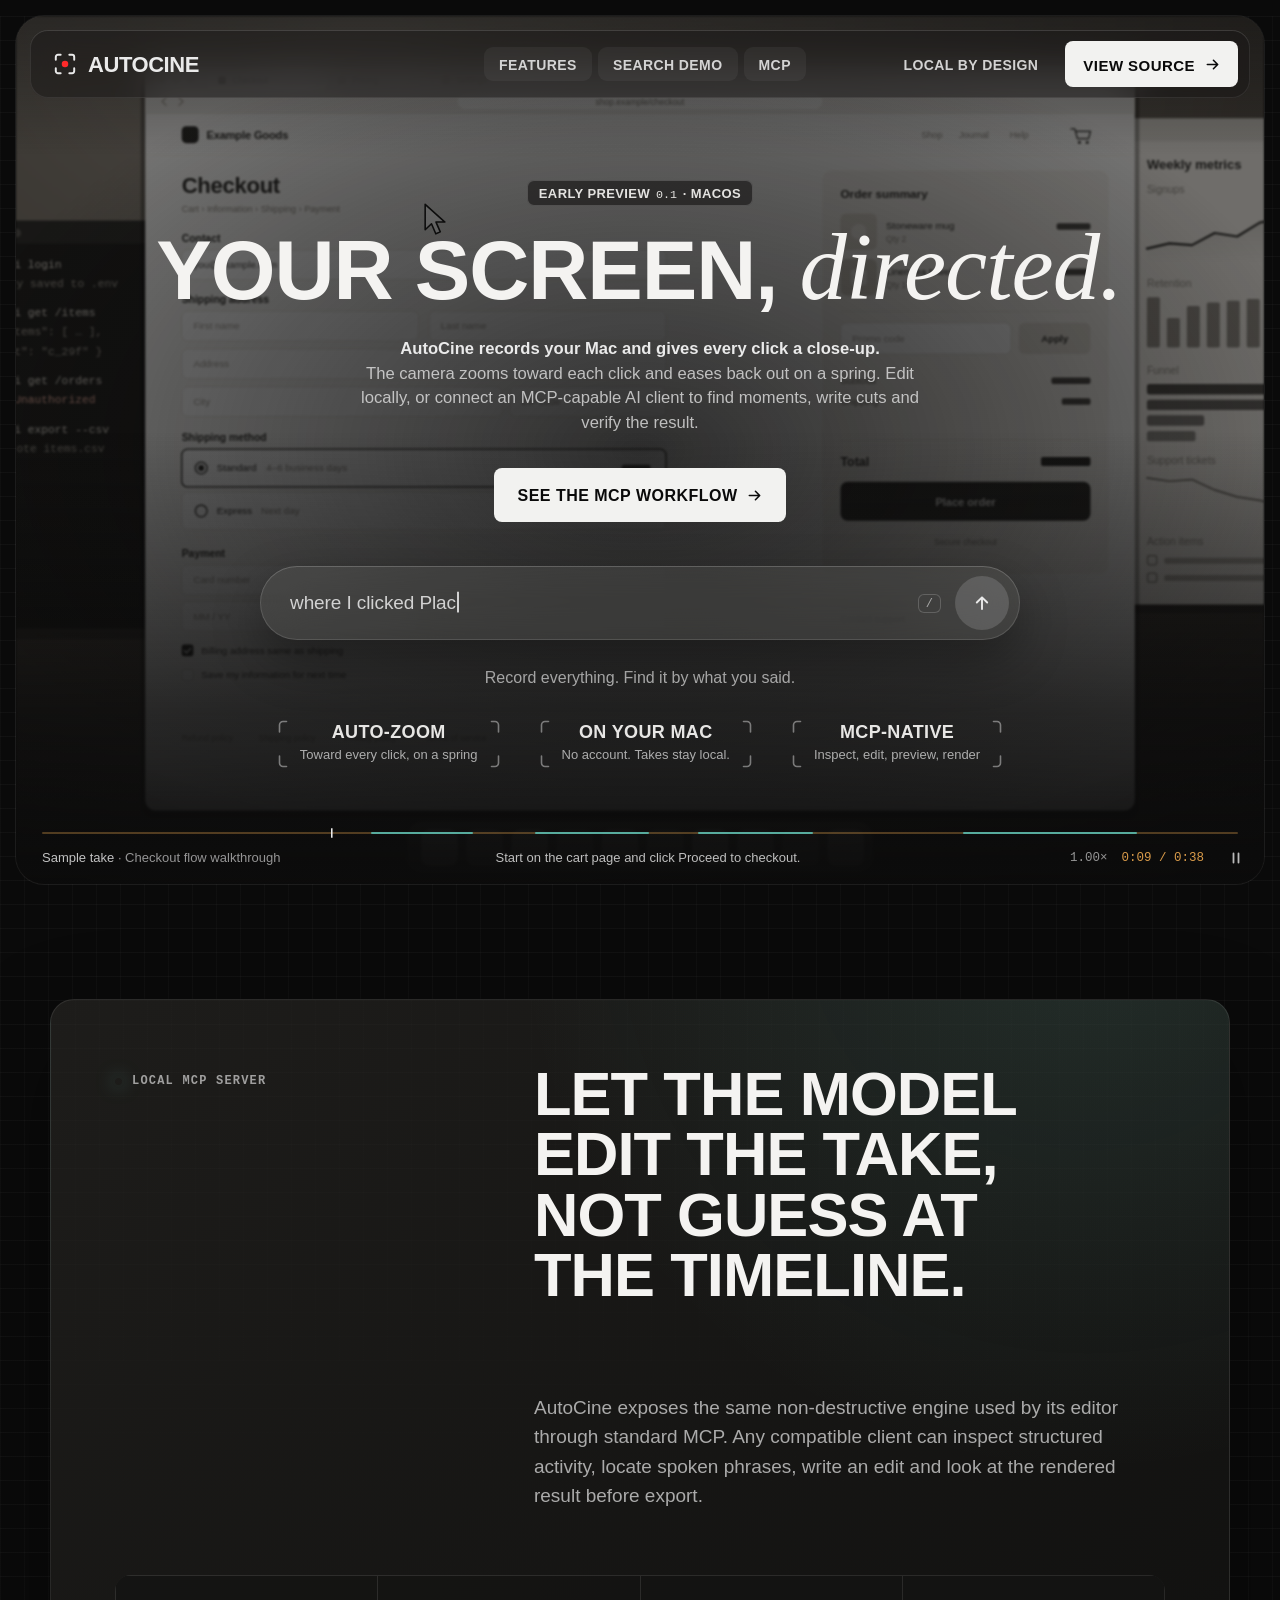
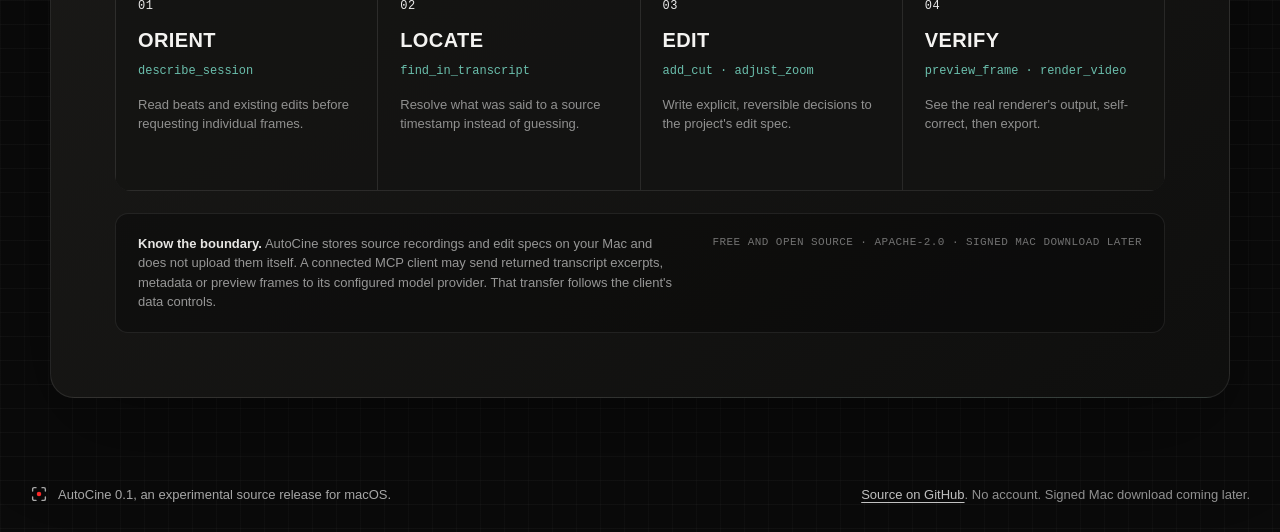
<file: site/index.html>
<!doctype html>
<html lang="en">
<head>
  <meta charset="utf-8">
  <meta name="viewport" content="width=device-width, initial-scale=1, viewport-fit=cover">
  <title>AutoCine: an MCP-native screen recorder for macOS</title>
  <meta name="description" content="AutoCine records your Mac and turns clicks into camera moves. Edit locally or connect an MCP-capable AI client to locate moments, write edits, preview frames and render.">
  <meta name="theme-color" content="#0a0a0a">
  <meta name="color-scheme" content="dark">
  <meta property="og:type" content="website">
  <meta property="og:site_name" content="AutoCine">
  <meta property="og:title" content="AutoCine: your screen, directed">
  <meta property="og:description" content="An experimental macOS screen recorder with click-driven camera moves, non-destructive edits and a local MCP server.">
  <!-- TODO(hero-video): add og:image (an ABSOLUTE url) once media/hero-poster.jpg exists and the site has a domain. -->
  <meta name="twitter:card" content="summary">
  <link rel="icon" href="data:image/svg+xml,%3Csvg xmlns='http://www.w3.org/2000/svg' viewBox='0 0 24 24' fill='none'%3E%3Cg stroke='%23eaeaea' stroke-width='1.8' stroke-linecap='round' stroke-linejoin='round'%3E%3Cpath d='M3.5 8V5.5a2 2 0 012-2H8'/%3E%3Cpath d='M16 3.5h2.5a2 2 0 012 2V8'/%3E%3Cpath d='M20.5 16v2.5a2 2 0 01-2 2H16'/%3E%3Cpath d='M8 20.5H5.5a2 2 0 01-2-2V16'/%3E%3C/g%3E%3Ccircle cx='12' cy='12' r='3' fill='%23ff2a2a'/%3E%3C/svg%3E">
  <!-- System fonts keep the public preview independent of third-party requests. -->
  <link rel="stylesheet" href="styles.css">
</head>
<body>
  <a class="skip-link" href="#search-input">Skip to the search</a>

  <div class="frame" id="top">
    <!-- ================= background: a take being filmed =================
         .camera is the virtual camera: main.js moves it with springs. It
         can hold a real hero video and, under it, the placeholder "screen".
         The placeholder is the complete public default. Add the documented
         poster and source attributes only when those media files exist. -->
    <div class="stage" id="stage" aria-hidden="true">
      <div class="camera" id="camera">
        <svg class="placeholder" id="placeholder" viewBox="0 0 1600 1000" preserveAspectRatio="xMidYMid slice" focusable="false" font-family="-apple-system, BlinkMacSystemFont, 'Helvetica Neue', Arial, sans-serif">
          <defs>
            <radialGradient id="ph-wall" cx="0.3" cy="0.02" r="1.15">
              <stop offset="0" stop-color="#9b9387"/>
              <stop offset="0.55" stop-color="#5d564d"/>
              <stop offset="1" stop-color="#2e2a26"/>
            </radialGradient>
            <linearGradient id="ph-area" x1="0" y1="0" x2="0" y2="1">
              <stop offset="0" stop-color="#2a2926" stop-opacity=".16"/>
              <stop offset="1" stop-color="#2a2926" stop-opacity="0"/>
            </linearGradient>
          </defs>

          <!-- the desktop -->
          <rect width="1600" height="1000" fill="url(#ph-wall)"/>
          <path d="M-40 700C260 560 640 800 1040 640S1560 520 1660 590V1040H-40z" fill="#0d0c0b" fill-opacity=".16"/>
          <!-- no menu bar: the page's floating nav sits where it would be,
               and a sliver of one above the nav read as stray marks -->

          <!-- a terminal, behind (the API quickstart take) -->
          <rect x="24" y="246" width="384" height="472" rx="14" fill="#000" fill-opacity=".3"/>
          <rect x="30" y="236" width="372" height="470" rx="12" fill="#1c1b19"/>
          <path d="M30 248a12 12 0 0 1 12-12h348a12 12 0 0 1 12 12v14H30z" fill="#2a2926"/>
          <g fill="#55524d"><circle cx="48" cy="250" r="5"/><circle cx="65" cy="250" r="5"/><circle cx="82" cy="250" r="5"/></g>
          <g font-family="ui-monospace, 'SF Mono', Menlo, monospace" font-size="13" fill="#d9d3c9">
            <text x="48" y="290">$ api login</text>
            <text x="48" y="346">$ api get /items</text>
            <text x="48" y="424">$ api get /orders</text>
            <text x="48" y="480">$ api export --csv</text>
            <text x="48" y="536">$</text>
          </g>
          <g font-family="ui-monospace, 'SF Mono', Menlo, monospace" font-size="13" fill="#9d978d">
            <text x="48" y="312">✓ key saved to .env</text>
            <text x="48" y="368">{ "items": [ … ],</text>
            <text x="48" y="390">  "next": "c_29f" }</text>
            <text x="48" y="502">✓ wrote items.csv</text>
          </g>
          <text x="48" y="446" font-family="ui-monospace, 'SF Mono', Menlo, monospace" font-size="13" fill="#e2a695">401 Unauthorized</text>
          <rect x="64" y="526" width="8" height="13" fill="#d9d3c9"/>

          <!-- a metrics window, behind (the weekly metrics take): one region
               per thing that take talks about, so a pick can frame it -->
          <rect x="1328" y="128" width="264" height="560" rx="14" fill="#000" fill-opacity=".28"/>
          <rect x="1334" y="118" width="252" height="560" rx="12" fill="#ebe7e0"/>
          <path d="M1334 130a12 12 0 0 1 12-12h228a12 12 0 0 1 12 12v14h-252z" fill="#dcd8d0"/>
          <text x="1384" y="176" font-size="15" font-weight="650" fill="#2a2926">Weekly metrics</text>
          <g font-size="12" fill="#8e8981">
            <text x="1384" y="204">Signups</text>
            <text x="1384" y="312">Retention</text>
            <text x="1384" y="412">Funnel</text>
            <text x="1384" y="516">Support tickets</text>
            <text x="1384" y="610">Action items</text>
          </g>
          <path d="M1384 268 1410 262 1436 264 1462 250 1488 254 1514 238 1540 232 1566 218V284H1384z" fill="url(#ph-area)"/>
          <polyline points="1384,268 1410,262 1436,264 1462,250 1488,254 1514,238 1540,232 1566,218" fill="none" stroke="#2a2926" stroke-width="2.5" stroke-linejoin="round" stroke-linecap="round"/>
          <circle cx="1566" cy="218" r="4" fill="#2a2926"/>
          <g fill="#8e8981">
            <rect x="1384" y="324" width="15" height="58" rx="2"/><rect x="1407" y="348" width="15" height="34" rx="2"/>
            <rect x="1430" y="334" width="15" height="48" rx="2"/><rect x="1453" y="330" width="15" height="52" rx="2"/>
            <rect x="1476" y="328" width="15" height="54" rx="2"/><rect x="1499" y="326" width="15" height="56" rx="2"/>
            <rect x="1522" y="325" width="15" height="57" rx="2"/><rect x="1545" y="324" width="15" height="58" rx="2"/>
          </g>
          <g fill="#4a4743">
            <rect x="1384" y="424" width="184" height="12" rx="3"/>
            <rect x="1384" y="442" width="150" height="12" rx="3" fill-opacity=".85"/>
            <rect x="1384" y="460" width="66" height="12" rx="3" fill-opacity=".7"/>
            <rect x="1384" y="478" width="56" height="12" rx="3" fill-opacity=".6"/>
          </g>
          <polyline points="1384,532 1410,536 1436,534 1462,546 1488,554 1514,558 1540,566 1566,570" fill="none" stroke="#76716a" stroke-width="2" stroke-linejoin="round" stroke-linecap="round"/>
          <g fill="none" stroke="#8e8981" stroke-width="1.5"><rect x="1384.75" y="621.75" width="10.5" height="10.5" rx="2.5"/><rect x="1384.75" y="641.75" width="10.5" height="10.5" rx="2.5"/></g>
          <g fill="#b0aba3"><rect x="1404" y="624" width="150" height="7" rx="2"/><rect x="1404" y="644" width="118" height="7" rx="2"/></g>

          <!-- the browser, mid-checkout (the featured take). Drawn in page
               units (1520 wide) and placed on the desktop at 75%. -->
          <g transform="translate(200 28) scale(.75)">
            <rect x="33" y="50" width="1534" height="1145" rx="19" fill="#000" fill-opacity=".32"/>
            <rect x="40" y="40" width="1520" height="1143" rx="16" fill="#f7f6f3"/>
            <path d="M40 56a16 16 0 0 1 16-16h1488a16 16 0 0 1 16 16v56H40z" fill="#e8e5e0"/>
            <g fill="#cbc6be"><circle cx="66" cy="60" r="6.5"/><circle cx="88" cy="60" r="6.5"/><circle cx="110" cy="60" r="6.5"/></g>
            <!-- tabs -->
            <rect x="136" y="46" width="184" height="30" rx="8" fill="#f7f6f3"/>
            <rect x="152" y="55" width="12" height="12" rx="3" fill="#2a2926"/>
            <text x="174" y="66" font-size="13" fill="#3a3733">Checkout</text>
            <rect x="336" y="55" width="12" height="12" rx="3" fill="#b8b2a9"/>
            <text x="358" y="66" font-size="13" fill="#857f77">Pricing</text>
            <line x1="480.5" y1="52" x2="480.5" y2="70" stroke="#d2cdc5"/>
            <rect x="496" y="55" width="12" height="12" rx="3" fill="#b8b2a9"/>
            <text x="518" y="66" font-size="13" fill="#857f77">Settings</text>
            <!-- toolbar -->
            <g fill="none" stroke="#a39e96" stroke-width="2" stroke-linecap="round" stroke-linejoin="round"><path d="M72 88l-6 6 6 6"/><path d="M92 88l6 6-6 6"/></g>
            <rect x="520" y="82" width="560" height="24" rx="12" fill="#f7f6f3"/>
            <text x="800" y="99" text-anchor="middle" font-size="13" fill="#7c776f">shop.example/checkout</text>
            <line x1="40" y1="112.5" x2="1560" y2="112.5" stroke="#dcd8d1"/>

            <!-- site header -->
            <rect x="96" y="132" width="26" height="26" rx="7" fill="#2a2926"/>
            <text x="134" y="151" font-size="17" font-weight="650" fill="#2a2926" letter-spacing="-.2">Example Goods</text>
            <g font-size="14" fill="#8e8981"><text x="1232" y="150">Shop</text><text x="1290" y="150">Journal</text><text x="1368" y="150">Help</text></g>
            <path d="M1462 136h6l4 15h17l3-11h-22" fill="none" stroke="#2a2926" stroke-width="2" stroke-linecap="round" stroke-linejoin="round"/>
            <g fill="#2a2926"><circle cx="1475" cy="157" r="2.2"/><circle cx="1487" cy="157" r="2.2"/></g>
            <line x1="40" y1="176.5" x2="1560" y2="176.5" stroke="#e5e1da"/>

            <!-- left column: the form -->
            <text x="96" y="234" font-size="34" font-weight="650" fill="#2a2926" letter-spacing="-.5">Checkout</text>
            <text x="96" y="264" font-size="14" fill="#8e8981">Cart  ›  Information  ›  Shipping  ›  Payment</text>
            <text x="96" y="310" font-size="16" font-weight="600" fill="#2a2926">Contact</text>
            <rect x="96" y="322" width="744" height="46" rx="9" fill="#fff" stroke="#dcd7cf"/>
            <text x="114" y="350" font-size="15" fill="#4a4743">you@example.com</text>
            <text x="96" y="404" font-size="16" font-weight="600" fill="#2a2926">Shipping address</text>
            <!-- empty until the take's autofill beat; main.js toggles the tint + text -->
            <g id="ph-addr" fill="#fff" stroke="#dcd7cf">
              <rect x="96" y="416" width="364" height="46" rx="9"/><rect x="476" y="416" width="364" height="46" rx="9"/>
              <rect x="96" y="474" width="744" height="46" rx="9"/>
              <rect x="96" y="532" width="492" height="46" rx="9"/><rect x="600" y="532" width="240" height="46" rx="9"/>
            </g>
            <g id="ph-addr-hint" font-size="15" fill="#a39e96">
              <text x="114" y="444">First name</text><text x="494" y="444">Last name</text>
              <text x="114" y="502">Address</text>
              <text x="114" y="560">City</text><text x="618" y="560">ZIP code</text>
            </g>
            <g id="ph-addr-text" font-size="15" fill="#4a4743" opacity="0">
              <text x="114" y="444">Sam</text><text x="494" y="444">Sample</text>
              <text x="114" y="502">1 Example Street</text>
              <text x="114" y="560">Anytown</text><text x="618" y="560">00000</text>
            </g>
            <text x="96" y="616" font-size="16" font-weight="600" fill="#2a2926">Shipping method</text>
            <rect id="ph-opt-std" x="96" y="628" width="744" height="58" rx="9" fill="#fff" stroke="#2a2926" stroke-width="2"/>
            <circle cx="126" cy="657" r="9" fill="none" stroke="#2a2926" stroke-width="2"/>
            <circle id="ph-dot-std" cx="126" cy="657" r="4.5" fill="#2a2926"/>
            <text x="150" y="662" font-size="15" fill="#2a2926">Standard</text>
            <text x="226" y="662" font-size="15" fill="#8e8981">4–6 business days</text>
            <rect x="772" y="652" width="44" height="10" rx="3" fill="#4a4743"/>
            <rect id="ph-opt-exp" x="96" y="694" width="744" height="58" rx="9" fill="#fff" stroke="#dcd7cf" stroke-width="1"/>
            <circle cx="126" cy="723" r="9" fill="none" stroke="#2a2926" stroke-width="2"/>
            <circle id="ph-dot-exp" cx="126" cy="723" r="4.5" fill="#2a2926" opacity="0"/>
            <text x="150" y="728" font-size="15" fill="#2a2926">Express</text>
            <text x="218" y="728" font-size="15" fill="#8e8981">Next day</text>
            <rect x="766" y="718" width="50" height="10" rx="3" fill="#4a4743"/>
            <text x="96" y="794" font-size="16" font-weight="600" fill="#2a2926">Payment</text>
            <g fill="#fff" stroke="#dcd7cf">
              <rect x="96" y="806" width="744" height="46" rx="9"/>
              <rect x="96" y="862" width="364" height="46" rx="9"/><rect x="476" y="862" width="364" height="46" rx="9"/>
            </g>
            <g id="ph-card-empty" font-size="15" fill="#a39e96">
              <text x="114" y="834">Card number</text><text x="114" y="890">MM / YY</text><text x="494" y="890">CVC</text>
            </g>
            <g id="ph-card-full" font-size="15" fill="#4a4743" letter-spacing="2" opacity="0">
              <text x="114" y="835">••••  ••••  ••••  ••••</text><text x="114" y="891">•• / ••</text><text x="494" y="891">•••</text>
            </g>
            <rect x="96" y="928" width="18" height="18" rx="4" fill="#2a2926"/>
            <path d="M100 937.5l3.4 3.4 6.4-6.8" fill="none" stroke="#fff" stroke-width="2" stroke-linecap="round" stroke-linejoin="round"/>
            <text x="126" y="942" font-size="15" fill="#4a4743">Billing address same as shipping</text>
            <rect x="96.5" y="966.5" width="17" height="17" rx="4" fill="#fff" stroke="#cbc6be"/>
            <text x="126" y="980" font-size="15" fill="#4a4743">Save my information for next time</text>
            <line x1="96" y1="1034.5" x2="1492" y2="1034.5" stroke="#e5e1da"/>
            <g font-size="13" fill="#a39e96"><text x="96" y="1076">Refund policy</text><text x="214" y="1076">Shipping policy</text><text x="346" y="1076">Privacy policy</text><text x="470" y="1076">Terms of service</text></g>

            <!-- right column: order summary (two items, so "Place order" sits
                 clear of the prompt bar at common laptop sizes) -->
            <rect x="1080" y="200" width="440" height="620" rx="14" fill="#efece6"/>
            <text x="1108" y="242" font-size="18" font-weight="600" fill="#2a2926">Order summary</text>
            <rect x="1108" y="266" width="56" height="56" rx="9" fill="#d9d3c9"/>
            <rect x="1108" y="336" width="56" height="56" rx="9" fill="#cbc5ba"/>
            <g fill="#f4f1ec" fill-opacity=".7"><circle cx="1136" cy="294" r="12"/><rect x="1124" y="352" width="24" height="24" rx="4"/></g>
            <g font-size="15" fill="#2a2926"><text x="1178" y="290">Stoneware mug</text><text x="1178" y="360">Linen tea towel</text></g>
            <g font-size="13" fill="#8e8981"><text x="1178" y="310">Qty 2</text><text x="1178" y="380">Qty 1</text></g>
            <g fill="#4a4743"><rect x="1440" y="281" width="52" height="10" rx="3"/><rect x="1444" y="351" width="48" height="10" rx="3"/></g>
            <line x1="1108" y1="416.5" x2="1492" y2="416.5" stroke="#dcd7cf"/>
            <rect x="1108" y="434" width="262" height="48" rx="9" fill="#fff" stroke="#d6d1c9"/>
            <text id="ph-promo-ph" x="1126" y="464" font-size="15" fill="#a39e96">Promo code</text>
            <text id="ph-promo-val" x="1126" y="464" font-size="15" fill="#2a2926" letter-spacing="1"></text>
            <rect x="1382" y="434" width="110" height="48" rx="9" fill="#dcd7cf"/>
            <text x="1437" y="464" font-size="15" font-weight="600" fill="#2a2926" text-anchor="middle">Apply</text>
            <g font-size="15" fill="#76716a"><text x="1108" y="528">Subtotal</text><text x="1108" y="560">Shipping</text></g>
            <rect x="1432" y="518" width="60" height="10" rx="3" fill="#4a4743"/>
            <rect id="ph-ship" x="1448" y="550" width="44" height="10" rx="3" fill="#4a4743"/>
            <g id="ph-discount" opacity="0" font-size="15"><text x="1108" y="592" fill="#76716a">Discount · SPRING15</text><rect x="1438" y="582" width="54" height="10" rx="3" fill="#4a4743"/></g>
            <line x1="1108" y1="614.5" x2="1492" y2="614.5" stroke="#dcd7cf"/>
            <text x="1108" y="654" font-size="19" font-weight="650" fill="#2a2926">Total</text>
            <rect id="ph-total" x="1416" y="640" width="76" height="14" rx="3" fill="#2a2926"/>
            <rect id="ph-place" x="1108" y="678" width="384" height="60" rx="11" fill="#2a2926"/>
            <text id="ph-place-label" x="1300" y="715" font-size="17" font-weight="600" fill="#f7f6f3" text-anchor="middle">Place order</text>
            <g id="ph-placed-label" opacity="0">
              <path d="M1236 708l6 6 12-13" fill="none" stroke="#f7f6f3" stroke-width="2.4" stroke-linecap="round" stroke-linejoin="round"/>
              <text x="1264" y="715" font-size="17" font-weight="600" fill="#f7f6f3">Order placed</text>
            </g>
            <text id="ph-note" x="1300" y="776" font-size="13" fill="#8e8981" text-anchor="middle">Secure checkout</text>
            <text id="ph-note-done" x="1300" y="776" font-size="14" fill="#2a2926" text-anchor="middle" opacity="0">Order #1042 · arrives in 2 days</text>
            <text x="1108" y="870" font-size="14" fill="#8e8981">Questions about your order?</text>
            <text x="1108" y="894" font-size="14" fill="#2a2926">Contact support</text>
          </g>

          <!-- dock -->
          <rect x="532" y="928" width="536" height="60" rx="18" fill="#f1ede7" fill-opacity=".2"/>
          <g fill="#f1ede7">
            <rect x="548" y="937" width="42" height="42" rx="10" fill-opacity=".62"/><rect x="600" y="937" width="42" height="42" rx="10" fill-opacity=".4"/>
            <rect x="652" y="937" width="42" height="42" rx="10" fill-opacity=".55"/><rect x="704" y="937" width="42" height="42" rx="10" fill-opacity=".3"/>
            <rect x="756" y="937" width="42" height="42" rx="10" fill-opacity=".5"/><rect x="808" y="937" width="42" height="42" rx="10" fill-opacity=".36"/>
            <rect x="860" y="937" width="42" height="42" rx="10" fill-opacity=".6"/><rect x="912" y="937" width="42" height="42" rx="10" fill-opacity=".42"/>
            <rect x="964" y="937" width="42" height="42" rx="10" fill-opacity=".26"/><rect x="1016" y="937" width="42" height="42" rx="10" fill-opacity=".48"/>
          </g>
        </svg>
        <!-- the recorded cursor + click ring: a sharp layer over the soft footage -->
        <svg class="placeholder placeholder-fx" id="placeholder-fx" viewBox="0 0 1600 1000" preserveAspectRatio="xMidYMid slice" focusable="false">
          <g id="ph-ring" opacity="0">
            <circle id="ph-ring-a" cx="0" cy="0" r="8" fill="none" stroke="#1d1c1a" stroke-width="3.5"/>
            <circle id="ph-ring-b" cx="0" cy="0" r="8" fill="none" stroke="#f7f6f3" stroke-width="1.5"/>
          </g>
          <g id="ph-cursor" transform="translate(620 405)">
            <path d="M0 0v22.5l5.6-5.3 3.8 8.9 4-1.7-3.8-8.7h7.9z" transform="scale(1.3)" fill="#fff" stroke="#111" stroke-width="1.4" stroke-linejoin="round"/>
          </g>
        </svg>
        <video class="stage-video" id="hero-video" autoplay muted loop playsinline preload="none" tabindex="-1" disableremoteplayback></video>
      </div>
      <div class="stage-cut" id="stage-cut"></div>
      <div class="stage-dim"></div>
      <div class="stage-hush"></div>
      <div class="reticle" id="reticle"><i class="c1"></i><i class="c2"></i><i class="c3"></i><i class="c4"></i><span class="reticle-z" id="reticle-z"></span></div>
      <div class="stage-scrim"></div>
    </div>

    <!-- ================= nav ================= -->
    <header class="site-header">
      <nav class="nav" aria-label="Primary">
        <a class="brand" href="#top" aria-label="AutoCine, back to top">
          <svg class="brand-mark" viewBox="0 0 24 24" fill="none" aria-hidden="true"><g stroke="currentColor" stroke-width="1.8" stroke-linecap="round" stroke-linejoin="round"><path d="M3.5 8V5.5a2 2 0 012-2H8"/><path d="M16 3.5h2.5a2 2 0 012 2V8"/><path d="M20.5 16v2.5a2 2 0 01-2 2H16"/><path d="M8 20.5H5.5a2 2 0 01-2-2V16"/></g><circle cx="12" cy="12" r="3" fill="#ff2a2a"/></svg>
          <span class="wordmark">AutoCine</span>
        </a>
        <ul class="nav-links">
          <li><a href="#features">Features</a></li>
          <li><a href="#search">Search demo</a></li>
          <li><a href="#mcp">MCP</a></li>
        </ul>
        <div class="nav-end">
          <a class="nav-text" href="#privacy">Local by design</a>
          <a class="btn btn-light btn-sm" href="https://github.com/mctatge/autocine">View source<svg class="arrow" viewBox="0 0 16 16" aria-hidden="true"><path d="M2.5 8h10.5M9 3.5 13.5 8 9 12.5" fill="none" stroke="currentColor" stroke-width="1.7" stroke-linecap="round" stroke-linejoin="round"/></svg></a>
        </div>
      </nav>
    </header>

    <!-- ================= hero ================= -->
    <main class="hero" id="main">
      <p class="badge step-back">Early preview <span class="badge-v">0.1</span> · macOS</p>

      <h1 class="headline step-back">Your screen, <em>directed.</em></h1>

      <p class="lede step-back">
        <strong>AutoCine records your Mac and gives every click a close-up.</strong>
        The camera zooms toward each click and eases back out on a spring. Edit locally, or connect an MCP-capable AI client to find moments, write cuts and verify the result.
      </p>

      <a class="btn btn-light btn-lg step-back" href="#mcp">See the MCP workflow<svg class="arrow" viewBox="0 0 16 16" aria-hidden="true"><path d="M2.5 8h10.5M9 3.5 13.5 8 9 12.5" fill="none" stroke="currentColor" stroke-width="1.7" stroke-linecap="round" stroke-linejoin="round"/></svg></a>

      <form class="search" id="search" role="search" autocomplete="off" novalidate>
        <label class="sr-only" for="search-input">Search a sample recording library by what was said</label>
        <div class="bar" id="bar">
          <input id="search-input" type="text" role="combobox" aria-autocomplete="list" aria-expanded="false" aria-controls="search-results" aria-describedby="search-help" autocomplete="off" autocapitalize="off" spellcheck="false" enterkeyhint="go" placeholder="Search a sample library by what was said">
          <span class="ghost" aria-hidden="true"><span class="ghost-text" id="ghost-text"></span><span class="caret"></span></span>
          <kbd class="slash-hint" aria-hidden="true" title="Press / to search">/</kbd>
          <button class="submit" type="submit" aria-label="Jump to the top result">
            <svg viewBox="0 0 20 20" aria-hidden="true"><path d="M10 16V4.5M4.8 9.5 10 4.3l5.2 5.2" fill="none" stroke="currentColor" stroke-width="1.9" stroke-linecap="round" stroke-linejoin="round"/></svg>
          </button>
        </div>
        <p class="sr-only" id="search-help">Searches five sample takes by their transcripts. Use the up and down arrows to move through results, Enter to jump to one.</p>
        <div class="results" id="results-panel" hidden>
          <ul class="results-list" id="search-results" role="listbox" aria-label="Matching moments"></ul>
          <div class="results-empty" id="results-empty" hidden></div>
          <div class="results-foot">
            <span>Sample library, 5 invented takes. Source recordings stay on your Mac.</span>
            <span class="results-keys" aria-hidden="true"><kbd>↑</kbd><kbd>↓</kbd> move <kbd>↵</kbd> jump</span>
          </div>
        </div>
      </form>

      <p class="tagline" id="tagline">
        <span class="tagline-text">Record everything. Find it by what you said.</span>
        <span class="tagline-cap" id="caption" aria-hidden="true"></span>
      </p>

      <ul class="marks step-back" id="features" aria-label="What it does">
        <li class="mark">
          <svg class="brk" viewBox="0 0 10 48" preserveAspectRatio="none" aria-hidden="true"><path d="M8.5 1.5H5A3.5 3.5 0 0 0 1.5 5v7M1.5 36v7A3.5 3.5 0 0 0 5 46.5h3.5" fill="none" stroke="currentColor" stroke-width="1.6" stroke-linecap="round" vector-effect="non-scaling-stroke"/></svg>
          <span class="mark-body"><span class="mark-title">Auto-zoom</span><span class="mark-sub"><span>Toward every click,</span> <span>on a spring</span></span></span>
          <svg class="brk brk-r" viewBox="0 0 10 48" preserveAspectRatio="none" aria-hidden="true"><path d="M8.5 1.5H5A3.5 3.5 0 0 0 1.5 5v7M1.5 36v7A3.5 3.5 0 0 0 5 46.5h3.5" fill="none" stroke="currentColor" stroke-width="1.6" stroke-linecap="round" vector-effect="non-scaling-stroke"/></svg>
        </li>
        <li class="mark">
          <svg class="brk" viewBox="0 0 10 48" preserveAspectRatio="none" aria-hidden="true"><path d="M8.5 1.5H5A3.5 3.5 0 0 0 1.5 5v7M1.5 36v7A3.5 3.5 0 0 0 5 46.5h3.5" fill="none" stroke="currentColor" stroke-width="1.6" stroke-linecap="round" vector-effect="non-scaling-stroke"/></svg>
          <span class="mark-body"><span class="mark-title">On your Mac</span><span class="mark-sub"><span>No account.</span> <span>Takes stay local.</span></span></span>
          <svg class="brk brk-r" viewBox="0 0 10 48" preserveAspectRatio="none" aria-hidden="true"><path d="M8.5 1.5H5A3.5 3.5 0 0 0 1.5 5v7M1.5 36v7A3.5 3.5 0 0 0 5 46.5h3.5" fill="none" stroke="currentColor" stroke-width="1.6" stroke-linecap="round" vector-effect="non-scaling-stroke"/></svg>
        </li>
        <li class="mark">
          <svg class="brk" viewBox="0 0 10 48" preserveAspectRatio="none" aria-hidden="true"><path d="M8.5 1.5H5A3.5 3.5 0 0 0 1.5 5v7M1.5 36v7A3.5 3.5 0 0 0 5 46.5h3.5" fill="none" stroke="currentColor" stroke-width="1.6" stroke-linecap="round" vector-effect="non-scaling-stroke"/></svg>
          <span class="mark-body"><span class="mark-title">MCP-native</span><span class="mark-sub"><span>Inspect, edit,</span> <span>preview, render</span></span></span>
          <svg class="brk brk-r" viewBox="0 0 10 48" preserveAspectRatio="none" aria-hidden="true"><path d="M8.5 1.5H5A3.5 3.5 0 0 0 1.5 5v7M1.5 36v7A3.5 3.5 0 0 0 5 46.5h3.5" fill="none" stroke="currentColor" stroke-width="1.6" stroke-linecap="round" vector-effect="non-scaling-stroke"/></svg>
        </li>
      </ul>

      <!-- the take playing behind the hero: an honest label, its clock, the
           camera's zoom plan, and a pause control (WCAG 2.2.2) -->
      <div class="slate" id="slate">
        <div class="lane" aria-hidden="true">
          <span class="lane-zooms" id="lane-zooms"></span>
          <span class="lane-track"><span class="lane-head" id="lane-head"><i></i></span></span>
        </div>
        <p class="slate-name" aria-hidden="true"><span class="slate-kind">Sample take</span><span class="slate-title"> · <span id="slate-title">Checkout flow walkthrough</span></span></p>
        <p class="slate-sub" id="slate-sub" aria-hidden="true"></p>
        <p class="slate-tc" aria-hidden="true"><span class="slate-z" id="slate-z" title="Camera zoom">1.00×</span><span id="slate-now">0:00</span> / <span id="slate-dur">0:38</span></p>
        <button class="motion" id="motion" type="button" aria-pressed="false" aria-label="Pause background motion" title="Pause background motion">
          <svg class="i-pause" viewBox="0 0 16 16" aria-hidden="true"><path d="M5.5 3.5v9M10.5 3.5v9" fill="none" stroke="currentColor" stroke-width="1.8" stroke-linecap="round"/></svg>
          <svg class="i-play" viewBox="0 0 16 16" aria-hidden="true"><path d="M5 3.3v9.4L12.6 8z" fill="currentColor"/></svg>
        </button>
      </div>
    </main>
  </div>

  <section class="mcp-section" id="mcp" aria-labelledby="mcp-title">
    <div class="mcp-intro">
      <p class="section-kicker"><span></span> Local MCP server</p>
      <h2 id="mcp-title">Let the model edit the take, not guess at the timeline.</h2>
      <p class="mcp-deck">
        AutoCine exposes the same non-destructive engine used by its editor
        through standard MCP. Any compatible client can inspect structured
        activity, locate spoken phrases, write an edit and look at the rendered
        result before export.
      </p>
    </div>

    <ol class="mcp-flow" aria-label="AI-assisted editing workflow">
      <li>
        <span class="step-no">01</span>
        <strong>Orient</strong>
        <code>describe_session</code>
        <p>Read beats and existing edits before requesting individual frames.</p>
      </li>
      <li>
        <span class="step-no">02</span>
        <strong>Locate</strong>
        <code>find_in_transcript</code>
        <p>Resolve what was said to a source timestamp instead of guessing.</p>
      </li>
      <li>
        <span class="step-no">03</span>
        <strong>Edit</strong>
        <code>add_cut · adjust_zoom</code>
        <p>Write explicit, reversible decisions to the project's edit spec.</p>
      </li>
      <li>
        <span class="step-no">04</span>
        <strong>Verify</strong>
        <code>preview_frame · render_video</code>
        <p>See the real renderer's output, self-correct, then export.</p>
      </li>
    </ol>

    <div class="mcp-boundary" id="privacy">
      <p>
        <strong>Know the boundary.</strong> AutoCine stores source recordings
        and edit specs on your Mac and does not upload them itself. A connected
        MCP client may send returned transcript excerpts, metadata or preview
        frames to its configured model provider. That transfer follows the
        client's data controls.
      </p>
      <p class="mcp-status">
        Free and open source · Apache-2.0 · signed Mac download later
      </p>
    </div>
  </section>

  <footer class="site-footer">
    <p class="foot-brand" id="early-preview">
      <svg class="brand-mark" viewBox="0 0 24 24" fill="none" aria-hidden="true"><g stroke="currentColor" stroke-width="1.8" stroke-linecap="round" stroke-linejoin="round"><path d="M3.5 8V5.5a2 2 0 012-2H8"/><path d="M16 3.5h2.5a2 2 0 012 2V8"/><path d="M20.5 16v2.5a2 2 0 01-2 2H16"/><path d="M8 20.5H5.5a2 2 0 01-2-2V16"/></g><circle cx="12" cy="12" r="3" fill="#ff2a2a"/></svg>
      <span>AutoCine 0.1, an experimental source release for macOS.</span>
    </p>
    <p class="foot-note"><a href="https://github.com/mctatge/autocine">Source on GitHub</a>. No account. Signed Mac download coming later.</p>
  </footer>

  <p class="sr-only" id="announce" role="status" aria-live="polite"></p>

  <script src="demo-library.js"></script>
  <script src="main.js"></script>
</body>
</html>
</file>
<file: site/styles.css>
/* AutoCine landing hero.
   Tokens mirror studio_web/ui.css (the app). Hues are semantic and appear
   nowhere else:
     teal   --cam   the camera (zoom reticle, zoom readout, zoom ranges)
     orange --clip  the footage (timecodes, the footage lane)
     red    --rec   the recording signal (the logo's dot, nothing else)
   The page is dark; there is no light theme on purpose. */

:root {
  color-scheme: dark;

  --bg: #0a0a0a;
  --surface-1: #101010;
  --surface-2: #171717;
  --surface-3: #202020;

  --line: rgba(234, 234, 234, 0.12);
  --line-strong: rgba(234, 234, 234, 0.28);

  --text: #eaeaea;
  --text-2: rgba(234, 234, 234, 0.68);
  --text-3: rgba(234, 234, 234, 0.46);
  --text-small: rgba(234, 234, 234, 0.62); /* smallest text on #0a0a0a-#101010: >= 4.5:1 */

  --cam: #59c7bd;
  --cam-bright: #85eee5;
  --clip: #d99b4a;
  --rec: #ff2a2a;

  --paper: #f2f2f0; /* the white CTA */

  --font: -apple-system, BlinkMacSystemFont, "SF Pro Text", "Segoe UI", Roboto, "Helvetica Neue", Arial, sans-serif;
  --mono: ui-monospace, "SF Mono", Menlo, Consolas, "Liberation Mono", monospace;
  --display: "DIN Alternate", "DIN Next", Bahnschrift, "Roboto Condensed", "Arial Narrow", sans-serif;
  --serif: "Bodoni 72", Didot, "Bodoni MT", "Times New Roman", serif;

  --inset: 16px;       /* page margin around the hero card */
  --r-hero: 28px;
  --slate-h: 52px;     /* the take slate pinned to the card's bottom */
  --spring: cubic-bezier(0.22, 1, 0.36, 1);
  --dof: 1.15px;       /* the footage's depth of field at rest (rack focus on a pick) */
}

* { box-sizing: border-box; }
[hidden] { display: none !important; }

html {
  background: var(--bg);
  -webkit-text-size-adjust: 100%;
  text-size-adjust: 100%;
}

body {
  margin: 0;
  min-width: 320px;
  overflow-x: hidden;
  background-color: var(--bg);
  /* the app's telemetry grid, only visible in the page margin + footer */
  background-image:
    linear-gradient(rgba(234, 234, 234, 0.03) 1px, transparent 1px),
    linear-gradient(90deg, rgba(234, 234, 234, 0.022) 1px, transparent 1px);
  background-size: 24px 24px;
  color: var(--text);
  font-family: var(--font);
  font-size: 16px;
  line-height: 1.5;
  -webkit-font-smoothing: antialiased;
  -moz-osx-font-smoothing: grayscale;
}

h1, p, ul { margin: 0; }
a { color: inherit; }

.sr-only {
  position: absolute !important;
  width: 1px; height: 1px;
  padding: 0; margin: -1px;
  overflow: hidden; clip: rect(0 0 0 0);
  white-space: nowrap; border: 0;
}

.skip-link {
  position: absolute;
  left: 24px; top: -60px;
  z-index: 100;
  padding: 10px 14px;
  border-radius: 8px;
  background: var(--paper);
  color: #0a0a0a;
  font-weight: 600;
  text-decoration: none;
}
.skip-link:focus { top: 24px; }

:focus-visible {
  outline: 2px solid var(--text);
  outline-offset: 3px;
}

/* =================================================================
   the hero card
   ================================================================= */
.frame {
  position: relative;
  isolation: isolate;
  display: flex;
  flex-direction: column;
  margin: var(--inset);
  min-height: calc(100vh - 2 * var(--inset));
  min-height: calc(100svh - 2 * var(--inset));
  border-radius: var(--r-hero);
  background: #121110;
  box-shadow: 0 0 0 1px rgba(234, 234, 234, 0.08);
}

/* ---- background stage (the ONLY clipped layer: the results panel must
        never be clipped by the card) ---- */
.stage {
  position: absolute;
  inset: 0;
  z-index: 0;
  overflow: hidden;
  border-radius: inherit;
  background: #161513;
  pointer-events: none;
}

.camera {
  position: absolute;
  inset: 0;
  transform-origin: 0 0;
  will-change: transform;
}

.placeholder,
.stage-video {
  position: absolute;
  inset: 0;
  width: 100%;
  height: 100%;
  display: block;
}

/* The footage sits a touch soft (depth of field) so it reads as footage
   and stays calm behind the copy; a pick racks focus sharp. The cursor
   layer above it is always sharp. Filter changes run on the compositor. */
#placeholder {
  filter: blur(var(--dof)) brightness(0.9);
  transition: filter 0.7s ease;
  will-change: filter; /* its own layer: the blur is cached, the cursor layer moves over it */
}
.frame.is-focus #placeholder {
  filter: blur(0) brightness(0.94);
  transition-duration: 0.45s;
}

.stage-video {
  object-fit: cover;
  opacity: 0;
  transition: opacity 0.9s ease;
}
.frame.has-video .stage-video { opacity: 1; }
.frame.has-video .placeholder {
  opacity: 0;
  visibility: hidden;
  transition: opacity 0.9s ease, visibility 0s linear 0.9s;
}

/* a dip through black: the take's loop point, and a cut to another part
   of the desktop (main.js drives its opacity) */
.stage-cut {
  position: absolute;
  inset: 0;
  background: #0d0c0b;
  opacity: 0;
  will-change: opacity;
}

/* dim + scrims: identical for the placeholder and the real video, so the
   copy keeps AA contrast whatever footage lands behind it */
.stage-dim {
  position: absolute;
  inset: 0;
  background: rgba(10, 10, 10, 0.5);
  transition: opacity 0.7s ease;
}
/* the pool of shade behind the copy; it lifts while a pick has the stage */
.stage-hush {
  position: absolute;
  inset: 0;
  background: radial-gradient(var(--scrim-w, 56%) var(--scrim-h, 50%) at 50% 50%, rgba(10, 10, 10, var(--scrim-a, 0.66)), rgba(10, 10, 10, 0.22) 70%, rgba(10, 10, 10, 0) 100%);
  transition: opacity 0.7s ease;
}
.stage-scrim {
  position: absolute;
  inset: 0;
  background:
    radial-gradient(130% 100% at 50% 40%, rgba(10, 10, 10, 0) 55%, rgba(10, 10, 10, 0.5) 100%),
    linear-gradient(180deg,
      rgba(10, 10, 10, 0.42) 0%,
      rgba(10, 10, 10, 0) 16%,
      rgba(10, 10, 10, 0) 48%,
      rgba(10, 10, 10, 0.7) 80%,
      rgba(11, 11, 11, 0.97) 100%);
}
.frame.is-picking .stage-dim { opacity: 0.55; transition-duration: 0.4s; }
.frame.is-picking .stage-hush { opacity: 0.25; transition-duration: 0.4s; }

/* the camera's framing reticle (teal = camera). main.js positions the four
   corners with transforms in screen space, so the strokes stay crisp while
   the footage scales. */
.reticle {
  position: absolute;
  inset: 0;
  opacity: 0;
}
.reticle i {
  position: absolute;
  left: 0; top: 0;
  width: 18px; height: 18px;
  border: 0 solid var(--cam);
  will-change: transform;
}
.reticle .c1 { border-left-width: 2px; border-top-width: 2px; border-top-left-radius: 5px; }
.reticle .c2 { border-right-width: 2px; border-top-width: 2px; border-top-right-radius: 5px; }
.reticle .c3 { border-right-width: 2px; border-bottom-width: 2px; border-bottom-right-radius: 5px; }
.reticle .c4 { border-left-width: 2px; border-bottom-width: 2px; border-bottom-left-radius: 5px; }
/* the zoom readout: a dark chip, so it never overprints the footage */
.reticle-z {
  position: absolute;
  left: 0; top: 0;
  padding: 4px 7px 3px;
  border-radius: 6px;
  background: rgba(10, 10, 10, 0.86);
  box-shadow: inset 0 0 0 1px rgba(89, 199, 189, 0.4);
  color: var(--cam-bright);
  font: 500 12px/1 var(--mono);
  font-variant-numeric: tabular-nums;
  white-space: nowrap;
  will-change: transform;
}

/* =================================================================
   nav (frosted glass, like the reference)
   ================================================================= */
.site-header {
  position: relative;
  z-index: 5;
  padding: 14px 14px 0;
}

.nav {
  display: grid;
  grid-template-columns: 1fr auto 1fr;
  align-items: center;
  min-height: 68px;
  padding: 10px 12px 10px 22px;
  border-radius: 18px;
  background: rgba(24, 23, 22, 0.46);
  -webkit-backdrop-filter: blur(18px) saturate(1.2);
  backdrop-filter: blur(18px) saturate(1.2);
  box-shadow:
    inset 0 0 0 1px rgba(234, 234, 234, 0.09),
    inset 0 1px 0 rgba(234, 234, 234, 0.07);
  transition: background-color 0.4s ease;
}
/* a pick lifts the dim off the footage; the glass darkens to keep the nav AA */
.frame.is-picking .nav { background: rgba(20, 19, 18, 0.64); }

.brand {
  justify-self: start;
  display: inline-flex;
  align-items: center;
  gap: 10px;
  color: var(--text);
  text-decoration: none;
  border-radius: 8px;
}
.brand-mark { width: 26px; height: 26px; flex: none; }
.wordmark {
  font-family: var(--display);
  font-weight: 700;
  font-size: 22px;
  line-height: 1;
  letter-spacing: -0.02em;
  text-transform: uppercase;
  padding-top: 2px;
}

.nav-links {
  display: flex;
  gap: 6px;
  padding: 0;
  list-style: none;
}
.nav-links a,
.nav-text {
  display: block;
  padding: 11px 15px 9px;
  border-radius: 9px;
  font-family: var(--display);
  font-weight: 700;
  font-size: 14px;
  line-height: 1;
  letter-spacing: 0.03em;
  text-transform: uppercase;
  text-decoration: none;
  color: rgba(234, 234, 234, 0.88);
  transition: background-color 0.2s ease, color 0.2s ease;
}
.nav-links a { background: rgba(234, 234, 234, 0.055); }
.nav-links a:hover,
.nav-text:hover { background: rgba(234, 234, 234, 0.11); color: #fff; }

.nav-end {
  justify-self: end;
  display: flex;
  align-items: center;
  gap: 12px;
}

/* =================================================================
   buttons
   ================================================================= */
.btn {
  display: inline-flex;
  align-items: center;
  justify-content: center;
  gap: 10px;
  border-radius: 8px;
  font-family: var(--display);
  font-weight: 700;
  line-height: 1;
  letter-spacing: 0.03em;
  text-transform: uppercase;
  text-decoration: none;
  white-space: nowrap;
  transition: background-color 0.2s ease, transform 0.2s var(--spring);
}
.btn .arrow {
  width: 15px; height: 15px;
  margin-top: -2px;
  transition: transform 0.25s var(--spring);
}
.btn:hover .arrow { transform: translateX(3px); }
.btn:active { transform: translateY(1px); }

.btn-light { background: var(--paper); color: #0a0a0a; }
.btn-light:hover { background: #fff; }
.btn-sm { height: 46px; padding: 2px 18px 0; font-size: 15px; }
.btn-lg { height: 54px; padding: 2px 24px 0; font-size: 16px; }

/* =================================================================
   hero copy
   ================================================================= */
.hero {
  position: relative;
  z-index: 2;
  flex: 1;
  display: flex;
  flex-direction: column;
  align-items: center;
  justify-content: center;
  padding: clamp(40px, 6vh, 72px) 24px calc(var(--slate-h) + clamp(24px, 4vh, 48px));
  text-align: center;
}

.badge {
  display: inline-flex;
  align-items: baseline;
  gap: 0.45em;
  padding: 7px 12px 5px;
  border-radius: 7px;
  /* neutral: a version tag, not a live/recording signal */
  background: rgba(20, 19, 18, 0.62);
  box-shadow: inset 0 0 0 1px rgba(234, 234, 234, 0.2);
  color: rgba(244, 243, 241, 0.92);
  font-family: var(--display);
  font-weight: 700;
  font-size: clamp(13px, 0.9vw, 16px);
  line-height: 1;
  letter-spacing: 0.03em;
  text-transform: uppercase;
}
.badge-v {
  font-family: var(--mono);
  font-weight: 500;
  font-size: 0.9em;
  letter-spacing: 0;
}

.headline {
  margin-top: 26px;
  max-width: 100%;
  font-family: var(--display);
  font-weight: 700;
  font-size: clamp(44px, 6.5vw, 116px);
  line-height: 0.94;
  letter-spacing: -0.012em;
  text-transform: uppercase;
  color: #f4f3f1;
  text-wrap: balance;
}
.headline em {
  font-family: var(--serif);
  font-style: italic;
  font-weight: 500;
  font-size: 1.14em;
  line-height: 0;
  letter-spacing: -0.01em;
  text-transform: none;
  padding-right: 0.02em;
}

.lede {
  max-width: 35em;
  margin-top: 26px;
  font-size: clamp(16px, 1.3vw, 19px);
  line-height: 1.5;
  color: rgba(234, 234, 234, 0.76);
  text-wrap: pretty;
}
.lede strong {
  display: block;
  color: var(--text);
  font-weight: 600;
  text-wrap: balance;
}

.hero > .btn-lg { margin-top: 32px; }

/* A pick takes the stage: the title steps back (everything but the search
   bar and its caption), the footage racks into focus, then it all returns.
   Opacity is in every transition list here, including the CTA's. */
.step-back {
  transition: opacity 0.6s ease 0.15s, visibility 0s linear 0s;
}
.btn.step-back {
  transition: background-color 0.2s ease, transform 0.2s var(--spring), opacity 0.6s ease 0.15s, visibility 0s linear 0s;
}
.frame.is-picking .step-back,
.frame.is-searching-up .step-back {
  opacity: 0;
  visibility: hidden;
  transition: opacity 0.3s ease, visibility 0s linear 0.3s;
}
/* results opened above the bar: they take the title's place, and the
   still frame's reticle (which sits beside the title) steps back with it */
.frame.is-searching-up .reticle { visibility: hidden; }

/* =================================================================
   the prompt bar (frosted glass) + results
   ================================================================= */
.search {
  position: relative;
  z-index: 10;
  width: min(760px, 100%);
  margin-top: 44px;
  text-align: left;
}

.bar {
  position: relative;
  display: flex;
  align-items: center;
  height: 74px;
  padding: 0 11px 0 30px;
  border-radius: 999px;
  background: rgba(140, 136, 130, 0.16);
  -webkit-backdrop-filter: blur(24px) saturate(1.1);
  backdrop-filter: blur(24px) saturate(1.1);
  box-shadow:
    inset 0 0 0 1px rgba(234, 234, 234, 0.14),
    inset 0 1px 0 rgba(234, 234, 234, 0.08),
    0 20px 50px rgba(0, 0, 0, 0.32);
  transition: box-shadow 0.2s ease, background-color 0.3s ease;
}
.bar:focus-within,
.frame.is-picking .bar {
  background: rgba(40, 39, 37, 0.66);
  box-shadow:
    inset 0 0 0 1px rgba(234, 234, 234, 0.3),
    inset 0 1px 0 rgba(234, 234, 234, 0.08),
    0 20px 50px rgba(0, 0, 0, 0.32);
}
/* keyboard focus ring on the whole pill (the input itself draws none) */
.bar:has(input:focus-visible) {
  outline: 2px solid var(--text);
  outline-offset: 3px;
}

.bar input {
  flex: 1;
  min-width: 0;
  height: 100%;
  padding: 0;
  border: 0;
  outline: 0;
  background: transparent;
  color: var(--text);
  font: 400 19px/1.2 var(--font);
  letter-spacing: -0.005em;
  caret-color: var(--text);
  text-overflow: ellipsis; /* a long placeholder on a narrow bar */
}
.bar input::placeholder { color: rgba(234, 234, 234, 0.64); opacity: 1; }
.bar input::-webkit-search-cancel-button { display: none; }

/* typewriter ghost: sits over the empty, unfocused input */
.ghost {
  position: absolute;
  left: 30px;
  right: 124px;
  top: 50%;
  transform: translateY(-50%);
  overflow: hidden;
  text-overflow: ellipsis;
  white-space: nowrap;
  color: rgba(234, 234, 234, 0.86);
  font: 400 19px/1.2 var(--font);
  letter-spacing: -0.005em;
  pointer-events: none;
  opacity: 0;
}
.bar.ghosting:not(.has-value):not(:focus-within) .ghost { opacity: 1; }
.bar.ghosting:not(.has-value):not(:focus-within) input::placeholder { color: transparent; }
.caret {
  display: inline-block;
  width: 1.5px;
  height: 1.08em;
  margin-left: 1px;
  vertical-align: -0.17em;
  background: currentColor;
  animation: caret 1.05s steps(1, end) infinite;
}
.bar.typing .caret,
html.is-paused .caret { animation: none; }
@keyframes caret { 0%, 55% { opacity: 1; } 56%, 100% { opacity: 0; } }

.slash-hint {
  flex: none;
  margin-right: 14px;
  padding: 3px 8px 2px;
  border-radius: 6px;
  box-shadow: inset 0 0 0 1px rgba(234, 234, 234, 0.2);
  color: rgba(234, 234, 234, 0.62);
  font: 500 12px/1.2 var(--mono);
  transition: opacity 0.2s ease;
}
.bar:focus-within .slash-hint,
.bar.has-value .slash-hint { opacity: 0; }

.submit {
  flex: none;
  display: grid;
  place-items: center;
  width: 54px; height: 54px;
  padding: 0;
  border: 0;
  border-radius: 50%;
  background: rgba(234, 234, 234, 0.16);
  color: var(--text);
  cursor: pointer;
  transition: background-color 0.2s ease, color 0.2s ease, transform 0.25s var(--spring);
}
.submit svg { width: 20px; height: 20px; }
.submit:hover { background: rgba(234, 234, 234, 0.26); }
.submit:active { transform: scale(0.94); }
.bar.has-value .submit { background: var(--paper); color: #0a0a0a; }

.results {
  position: absolute;
  left: 0; right: 0;
  top: calc(100% + 10px);
  overflow: hidden;
  border-radius: 20px;
  background: var(--surface-1);
  box-shadow:
    0 0 0 1px var(--line),
    inset 0 1px 0 rgba(234, 234, 234, 0.05),
    0 28px 70px rgba(0, 0, 0, 0.55);
}
/* desktop windows without room below the bar: the panel opens above it
   (main.js placePanel also sizes the list to the room it gets) */
.results.is-up {
  top: auto;
  bottom: calc(100% + 10px);
}
.results-list {
  position: relative; /* the options' offsetParent: main.js scrolls the list, not the page */
  max-height: min(420px, 52vh);
  overflow-y: auto;
  padding: 6px;
  list-style: none;
  overscroll-behavior: contain;
}
.results-list:empty { padding: 0; }
.opt {
  display: grid;
  grid-template-columns: minmax(0, 1fr) auto;
  gap: 5px 14px;
  padding: 12px 14px 13px;
  border-radius: 14px;
  cursor: pointer;
  scroll-margin: 6px;
}
.opt + .opt { margin-top: 2px; }
.opt[aria-selected="true"] {
  background: var(--surface-3);
  box-shadow: inset 0 0 0 1px var(--line);
}
.opt-name {
  min-width: 0;
  overflow: hidden;
  text-overflow: ellipsis;
  white-space: nowrap;
  color: var(--text);
  font-size: 14.5px;
  font-weight: 600;
}
.opt-meta {
  display: flex;
  align-items: center;
  gap: 10px;
}
.opt-feat {
  display: inline-flex;
  align-items: center;
  gap: 6px;
  color: var(--text-small);
  font-size: 12.5px;
  white-space: nowrap;
}
.opt-feat svg { width: 13px; height: 13px; flex: none; }
.tc {
  padding: 3px 7px 2px;
  border-radius: 5px;
  background: rgba(217, 155, 74, 0.12);
  box-shadow: inset 0 0 0 1px rgba(217, 155, 74, 0.3);
  color: var(--clip);
  font: 500 12px/1.2 var(--mono);
  font-variant-numeric: tabular-nums;
}
.opt-text {
  grid-column: 1 / -1;
  color: rgba(234, 234, 234, 0.72);
  font-size: 14.5px;
  line-height: 1.45;
}
/* matched words: a quiet underline, not a filled chip */
mark {
  background: none;
  color: var(--text);
  font-weight: 600;
  text-decoration: underline;
  text-decoration-color: rgba(234, 234, 234, 0.45);
  text-decoration-thickness: 1px;
  text-underline-offset: 3px;
}

.results-empty {
  padding: 18px 20px 16px;
  color: rgba(234, 234, 234, 0.74);
  font-size: 14.5px;
}
.results-empty p + p { margin-top: 8px; }
.results-empty .try {
  padding: 4px 9px;
  border: 0;
  border-radius: 7px;
  background: rgba(234, 234, 234, 0.08);
  box-shadow: inset 0 0 0 1px var(--line);
  color: var(--text);
  font: inherit;
  cursor: pointer;
}
.results-empty .try:hover { background: rgba(234, 234, 234, 0.14); }

.results-foot {
  display: flex;
  justify-content: space-between;
  gap: 16px;
  padding: 10px 20px 11px;
  border-top: 1px solid var(--line);
  color: var(--text-small);
  font: 400 12px/1.4 var(--font);
}
.results-keys { flex: none; white-space: nowrap; }
.results-keys kbd {
  display: inline-block;
  min-width: 18px;
  margin-right: 3px;
  padding: 1px 4px 0;
  border-radius: 4px;
  box-shadow: inset 0 0 0 1px rgba(234, 234, 234, 0.2);
  font: 11px/1.4 var(--mono);
  text-align: center;
}

/* =================================================================
   tagline <-> caption, and the laurel-equivalent marks
   ================================================================= */
.tagline {
  display: grid;
  justify-items: center;
  max-width: 100%;
  margin-top: 26px;
  color: rgba(234, 234, 234, 0.72);
  font-size: 16px;
  line-height: 1.5;
}
.tagline > span {
  grid-area: 1 / 1;
  max-width: 100%;
  transition: opacity 0.35s ease, transform 0.5s var(--spring);
}
.tagline-text { text-wrap: balance; }
.tagline-cap {
  opacity: 0;
  transform: translateY(4px);
  overflow: hidden;
  text-overflow: ellipsis;
  white-space: nowrap;
  /* a subtitle chip: it sits over the zoomed footage during a pick */
  padding: 4px 12px;
  margin-top: -4px;
  border-radius: 8px;
  background: rgba(10, 10, 10, 0.7);
  color: rgba(234, 234, 234, 0.84);
}
.tagline.is-caption .tagline-text { opacity: 0; }
.tagline.is-caption .tagline-cap { opacity: 1; transform: none; }
.tagline-cap b { color: var(--text); font-weight: 600; }
.tagline-cap .tc-inline {
  color: var(--clip);
  font: 500 0.9em/1 var(--mono);
  font-variant-numeric: tabular-nums;
}

.marks {
  display: flex;
  flex-wrap: wrap;
  justify-content: center;
  gap: 16px 40px;
  margin-top: 30px;
  padding: 0;
  list-style: none;
}
.mark {
  display: flex;
  align-items: stretch;
  gap: 12px;
}
.brk {
  flex: none;
  width: 10px;
  height: auto;
  min-height: 44px;
  color: rgba(234, 234, 234, 0.46);
}
.brk-r { transform: scaleX(-1); }
.mark-body {
  display: flex;
  flex-direction: column;
  align-items: center;
  justify-content: flex-start; /* titles in a row share one baseline, whatever their subs wrap to */
  gap: 5px;
  padding: 3px 0 2px;
}
.mark-title {
  font-family: var(--display);
  font-weight: 700;
  font-size: 18px;
  line-height: 1;
  letter-spacing: 0.02em;
  text-transform: uppercase;
  color: rgba(244, 243, 241, 0.94);
}
.mark-sub {
  font-size: 13px;
  line-height: 1.35;
  color: rgba(234, 234, 234, 0.7);
}
.mark-sub > span { display: inline-block; }

/* while the results panel is open, it owns the space below the bar */
.hero.is-searching .tagline,
.hero.is-searching .marks {
  opacity: 0;
  visibility: hidden;
  transition: opacity 0.15s ease, visibility 0s linear 0.15s;
}

/* =================================================================
   the slate: what is playing behind the hero
   ================================================================= */
.slate {
  position: absolute;
  left: 0; right: 0; bottom: 0;
  z-index: 1;
  display: grid;
  grid-template-columns: minmax(0, 1fr) minmax(0, 2.2fr) minmax(0, 1fr);
  align-items: center;
  gap: 16px;
  height: var(--slate-h);
  padding: 0 10px 0 26px;
  text-align: left;
  font-size: 13px;
  line-height: 1.3;
}
.slate p { min-width: 0; }
.slate-name {
  overflow: hidden;
  text-overflow: ellipsis;
  white-space: nowrap;
  color: rgba(234, 234, 234, 0.62);
}
.slate-kind { color: rgba(234, 234, 234, 0.82); }
.slate-sub {
  overflow: hidden;
  text-overflow: ellipsis;
  white-space: nowrap;
  text-align: center;
  color: rgba(234, 234, 234, 0.8);
}
.slate-tc {
  justify-self: end;
  margin-right: 50px;
  color: var(--clip);
  font: 500 12.5px/1 var(--mono);
  font-variant-numeric: tabular-nums;
  white-space: nowrap;
}
.slate-z {
  display: inline-block;
  min-width: 4.4em;
  margin-right: 14px;
  text-align: right;
  color: rgba(234, 234, 234, 0.62);
  transition: color 0.3s ease;
}
.slate-z.is-zoomed { color: var(--cam-bright); } /* teal = the camera, only while it is zoomed */
.motion {
  position: absolute;
  right: 6px; top: 50%;
  display: grid;
  place-items: center;
  width: 44px; height: 44px;
  margin-top: -22px;
  padding: 0;
  border: 0;
  border-radius: 12px;
  background: transparent;
  color: rgba(234, 234, 234, 0.78);
  cursor: pointer;
  transition: background-color 0.2s ease, color 0.2s ease;
}
.motion:hover { background: rgba(234, 234, 234, 0.1); color: #fff; }
.motion svg { width: 16px; height: 16px; }
.motion .i-play,
.motion[aria-pressed="true"] .i-pause { display: none; }
.motion[aria-pressed="true"] .i-play { display: block; }

/* the take's timeline: footage (orange), the camera's zoom plan (teal), a
   playhead. Hairline thin; it doubles as the slate's top edge. */
.lane {
  position: absolute;
  left: 26px; right: 26px; top: 0;
  height: 2px;
  border-radius: 1px;
  background: rgba(217, 155, 74, 0.34);
}
.lane-zooms { position: absolute; inset: 0; transition: opacity 0.3s ease; }
.lane-zooms.is-off { opacity: 0; } /* another take is on the slate: this plan is not its */
.lane-zooms i {
  position: absolute;
  top: 0; bottom: 0;
  border-radius: 1px;
  background: var(--cam);
  opacity: 0.8;
}
.frame.has-video .lane-zooms { display: none; } /* TODO(hero-video): the real take's zoom plan */
/* the playhead moves by transform inside a clipped track, so it never
   widens the page */
.lane-track {
  position: absolute;
  left: -2px; right: -2px; top: -4px;
  height: 10px;
  overflow: hidden;
}
.lane-head {
  position: absolute;
  left: 2px; right: 2px; top: 0; bottom: 0;
  will-change: transform;
}
.lane-head i {
  position: absolute;
  left: -1px; top: 0;
  width: 2px; height: 10px;
  border-radius: 1px;
  background: var(--text);
}

/* =================================================================
   MCP: the deterministic agent-editing loop
   ================================================================= */
.mcp-section {
  position: relative;
  isolation: isolate;
  width: min(1180px, calc(100% - 2 * var(--inset)));
  margin: clamp(72px, 9vw, 132px) auto clamp(40px, 6vw, 84px);
  padding: clamp(30px, 5vw, 68px);
  overflow: hidden;
  scroll-margin-top: 24px;
  border: 1px solid rgba(234, 234, 234, 0.1);
  border-radius: 24px;
  background:
    radial-gradient(circle at 88% -10%, rgba(118, 214, 194, 0.12), transparent 38%),
    linear-gradient(145deg, rgba(30, 29, 27, 0.98), rgba(15, 15, 14, 0.98));
  box-shadow: 0 34px 100px rgba(0, 0, 0, 0.3);
}
.mcp-section::before {
  content: "";
  position: absolute;
  inset: 0;
  z-index: -1;
  opacity: 0.52;
  background-image:
    linear-gradient(rgba(234, 234, 234, 0.035) 1px, transparent 1px),
    linear-gradient(90deg, rgba(234, 234, 234, 0.025) 1px, transparent 1px);
  background-size: 24px 24px;
  mask-image: linear-gradient(to bottom, #000, transparent 62%);
}
.mcp-intro {
  display: grid;
  grid-template-columns: minmax(190px, 0.72fr) minmax(0, 1.28fr);
  gap: clamp(24px, 5vw, 78px);
  align-items: start;
}
.section-kicker {
  grid-row: 1 / span 2;
  display: flex;
  align-items: center;
  gap: 10px;
  padding-top: 10px;
  color: rgba(234, 234, 234, 0.64);
  font-family: var(--mono);
  font-size: 12px;
  font-weight: 600;
  line-height: 1.2;
  letter-spacing: 0.1em;
  text-transform: uppercase;
}
.section-kicker span {
  width: 7px;
  height: 7px;
  border-radius: 50%;
  background: var(--camera);
  box-shadow: 0 0 18px rgba(118, 214, 194, 0.62);
}
.mcp-intro h2 {
  grid-column: 2;
  margin: 0;
  max-width: 790px;
  color: #f4f3f1;
  font-family: var(--display);
  font-size: clamp(34px, 4.8vw, 66px);
  font-weight: 700;
  line-height: 0.98;
  letter-spacing: -0.015em;
  text-transform: uppercase;
  text-wrap: balance;
}
.mcp-deck {
  grid-column: 2;
  max-width: 710px;
  margin-top: 24px;
  color: rgba(234, 234, 234, 0.7);
  font-size: clamp(16px, 1.5vw, 19px);
  line-height: 1.55;
  text-wrap: pretty;
}
.mcp-flow {
  display: grid;
  grid-template-columns: repeat(4, minmax(0, 1fr));
  gap: 1px;
  margin: clamp(36px, 5vw, 64px) 0 0;
  padding: 1px;
  border-radius: 16px;
  background: rgba(234, 234, 234, 0.1);
  list-style: none;
  overflow: hidden;
}
.mcp-flow li {
  position: relative;
  min-height: 214px;
  padding: 24px 22px 22px;
  background: rgba(13, 13, 12, 0.78);
}
.mcp-flow li::after {
  content: "";
  position: absolute;
  left: 22px;
  right: 22px;
  top: 0;
  height: 1px;
  background: var(--camera);
  opacity: 0;
  transition: opacity 0.2s ease;
}
.mcp-flow li:hover::after { opacity: 1; }
.step-no {
  display: block;
  color: var(--camera);
  font: 500 12px/1 var(--mono);
  letter-spacing: 0.04em;
}
.mcp-flow strong {
  display: block;
  margin-top: 18px;
  color: #f4f3f1;
  font-family: var(--display);
  font-size: 20px;
  line-height: 1;
  letter-spacing: 0.02em;
  text-transform: uppercase;
}
.mcp-flow code {
  display: block;
  margin-top: 13px;
  overflow: hidden;
  color: rgba(118, 214, 194, 0.88);
  font: 500 12px/1.4 var(--mono);
  text-overflow: ellipsis;
  white-space: nowrap;
}
.mcp-flow p {
  margin-top: 15px;
  color: rgba(234, 234, 234, 0.58);
  font-size: 13px;
  line-height: 1.48;
}
.mcp-boundary {
  display: flex;
  align-items: flex-start;
  justify-content: space-between;
  gap: 32px;
  margin-top: 22px;
  padding: 20px 22px;
  border: 1px solid rgba(234, 234, 234, 0.09);
  border-radius: 13px;
  background: rgba(8, 8, 8, 0.42);
  color: rgba(234, 234, 234, 0.62);
  font-size: 13px;
  line-height: 1.5;
}
.mcp-boundary > p:first-child { max-width: 770px; }
.mcp-boundary strong { color: rgba(244, 243, 241, 0.94); }
.mcp-status {
  flex: none;
  color: rgba(234, 234, 234, 0.46);
  font-family: var(--mono);
  font-size: 11px;
  letter-spacing: 0.04em;
  text-align: right;
  text-transform: uppercase;
}

/* =================================================================
   footer
   ================================================================= */
.site-footer {
  display: flex;
  flex-wrap: wrap;
  align-items: center;
  justify-content: space-between;
  gap: 8px 24px;
  padding: 10px calc(var(--inset) + 14px) 28px;
  color: var(--text-small);
  font-size: 13px;
}
.foot-brand {
  display: flex;
  align-items: center;
  gap: 10px;
  color: rgba(234, 234, 234, 0.72);
}
.foot-brand .brand-mark { width: 18px; height: 18px; }
.site-footer a {
  color: rgba(234, 234, 234, 0.84);
  text-underline-offset: 3px;
  border-radius: 4px;
}
.site-footer a:hover { color: #fff; }

/* =================================================================
   touch: every target is at least 44px
   ================================================================= */
/* while typing on a phone, main.js lifts the bar to the top of the screen
   so the results open above the keyboard; this is the room it needs */
html.is-touch-typing .site-footer { padding-bottom: 80vh; }

@media (pointer: coarse) {
  .results-empty .try { min-height: 44px; padding: 8px 12px; margin: 2px 0; }
  .site-footer a { display: inline-block; padding: 12px 6px; margin: -12px -6px; }
}

/* =================================================================
   responsive
   ================================================================= */
@media (max-width: 1100px) {
  .slate { grid-template-columns: minmax(0, 1fr) auto; }
  .slate-sub { display: none; }
}

@media (max-width: 980px) {
  .nav-text { display: none; }
  .mcp-flow { grid-template-columns: repeat(2, minmax(0, 1fr)); }
  .mcp-flow li { min-height: 190px; }
  .mcp-boundary { flex-direction: column; }
  .mcp-status { text-align: left; }
}
/* big screens film the desktop larger: deepen the depth of field to match */
@media (min-width: 1700px) {
  :root { --dof: 1.5px; }
}

/* portrait cards (phones, tablets upright): the copy covers most of the
   card, so the footage is dimmed harder and the shade widened */
@media (max-aspect-ratio: 1/1) {
  .stage-dim { background: rgba(10, 10, 10, 0.6); }
  .stage-hush { --scrim-w: 110%; --scrim-h: 60%; --scrim-a: 0.6; }
}
/* portrait tablets: the headline takes two lines, like on phones */
@media (max-aspect-ratio: 1/1) and (min-width: 761px) {
  .headline { font-size: clamp(56px, 10.4vw, 112px); line-height: 0.95; }
  .lede { font-size: 19px; }
}

/* short landscape windows (1280x720 laptops): keep the whole hero on screen */
@media (min-width: 761px) and (max-height: 820px) {
  :root { --slate-h: 46px; }
  .site-header { padding-top: 12px; }
  .nav { min-height: 62px; }
  .hero { padding-top: 22px; padding-bottom: calc(var(--slate-h) + 18px); }
  .headline { margin-top: 18px; font-size: clamp(44px, min(6.5vw, 12vh), 116px); }
  .lede { margin-top: 16px; }
  .hero > .btn-lg { margin-top: 22px; }
  .search { margin-top: 26px; }
  .bar { height: 64px; }
  .submit { width: 48px; height: 48px; }
  .tagline { margin-top: 16px; }
  .marks { margin-top: 16px; }
  .brk { min-height: 40px; }
  .mark-sub { font-size: 12.5px; }
}

@media (max-width: 760px) {
  :root { --inset: 10px; --r-hero: 22px; --slate-h: 48px; }
  .site-header { padding: 10px 10px 0; }
  .nav {
    display: flex;
    justify-content: space-between;
    min-height: 58px;
    padding: 7px 7px 7px 16px;
    border-radius: 15px;
  }
  .nav-links { display: none; }
  .wordmark { font-size: 20px; }
  .brand-mark { width: 24px; height: 24px; }
  .btn-sm { height: 44px; padding: 2px 15px 0; font-size: 14px; }

  .hero { padding: 28px 16px calc(var(--slate-h) + 16px); }
  .badge { font-size: 12.5px; }
  .headline { margin-top: 18px; font-size: clamp(40px, 12.2vw, 72px); line-height: 0.96; }
  .lede { margin-top: 16px; font-size: 16px; }
  .hero > .btn-lg { margin-top: 22px; }

  .search { margin-top: 24px; }
  .bar { height: 62px; padding: 0 7px 0 20px; }
  .bar input, .ghost { font-size: 16px; }
  .ghost { left: 20px; right: 64px; }
  .slash-hint { display: none; }
  .submit { width: 48px; height: 48px; }
  .results { border-radius: 18px; }
  .results-keys { display: none; }
  /* the featured marker keeps its glyph; its words stay for screen readers */
  .opt-feat-label {
    position: absolute; width: 1px; height: 1px; overflow: hidden;
    clip: rect(0 0 0 0); white-space: nowrap;
  }
  .results-foot { padding: 10px 16px 11px; }

  .tagline { margin-top: 16px; font-size: 15px; }
  /* the caption takes two or three lines here, so it overlays the marks
     (which step aside while it shows) instead of growing the card */
  .tagline { position: relative; }
  .tagline-cap {
    position: absolute;
    top: 0; left: 50%;
    width: min(358px, calc(100vw - 32px));
    max-width: none;
    transform: translate(-50%, 4px);
    white-space: normal;
    display: -webkit-box; -webkit-line-clamp: 3; -webkit-box-orient: vertical;
  }
  .tagline.is-caption .tagline-cap { transform: translate(-50%, 0); }
  .tagline-cap .cap-dash { display: none; }
  .tagline-cap .cap-q { display: block; }
  .hero.has-caption .marks { opacity: 0; visibility: hidden; transition: opacity 0.2s ease, visibility 0s linear 0.2s; }

  /* two marks, then one: the captions wrap inside a narrow column */
  .marks { gap: 12px 18px; margin-top: 18px; }
  .mark { gap: 8px; }
  .mark-body { max-width: 128px; }
  .brk { min-height: 40px; width: 9px; }
  .mark-title { font-size: 15px; }
  .mark-sub { font-size: 12.5px; line-height: 1.3; }

  .slate { padding: 0 4px 0 18px; gap: 10px; }
  .lane { left: 18px; right: 18px; }
  .slate-title { display: none; }
  .slate-tc { margin-right: 48px; }

  .site-footer { padding: 8px 26px 24px; }

  .mcp-section {
    width: calc(100% - 2 * var(--inset));
    margin-top: 56px;
    padding: 28px 18px 20px;
    border-radius: 20px;
  }
  .mcp-intro { display: block; }
  .section-kicker { padding-top: 0; }
  .mcp-intro h2 {
    margin-top: 24px;
    font-size: clamp(32px, 10vw, 48px);
  }
  .mcp-deck { margin-top: 20px; padding-top: 0; }
  .mcp-flow { grid-template-columns: 1fr; margin-top: 30px; }
  .mcp-flow li { min-height: 0; padding: 22px 20px 24px; }
  .mcp-boundary { margin-top: 16px; padding: 18px; }
}

@media (max-width: 400px) {
  .marks { gap: 10px 10px; }
  .mark { gap: 6px; }
  .mark-body { max-width: 116px; }
}
/* the narrowest phones: the slate keeps its clock, not a truncated name */
@media (max-width: 350px) {
  .slate-name { display: none; }
  .slate { grid-template-columns: minmax(0, 1fr); }
}

/* Large displays (27-inch / 5K at 2560x1440, and up): the 1920x1080
   layout, scaled as a whole. --u is one "1920 pixel" (1px at 1920x1080,
   1.33px at 2560x1440, at most 1.45px), so the headline, the bar and the
   chrome keep their proportions instead of stopping at their caps while
   the card keeps growing. The footage is filmed bigger too, so its depth
   of field deepens with it. */
@media (min-width: 2000px) and (min-height: 1100px) and (min-aspect-ratio: 1/1) {
  :root {
    --u: clamp(1px, min(100vw / 1920, 100vh / 1080), 1.45px);
    --inset: calc(16 * var(--u));
    --r-hero: calc(28 * var(--u));
    --slate-h: calc(52 * var(--u));
    --dof: calc(2 * var(--u));
  }
  .site-header { padding: calc(14 * var(--u)) calc(14 * var(--u)) 0; }
  .nav {
    min-height: calc(68 * var(--u));
    padding: calc(10 * var(--u)) calc(12 * var(--u)) calc(10 * var(--u)) calc(22 * var(--u));
    border-radius: calc(18 * var(--u));
  }
  .brand { gap: calc(10 * var(--u)); }
  .brand-mark { width: calc(26 * var(--u)); height: calc(26 * var(--u)); }
  .wordmark { font-size: calc(22 * var(--u)); }
  .nav-links { gap: calc(6 * var(--u)); }
  .nav-links a,
  .nav-text {
    padding: calc(11 * var(--u)) calc(15 * var(--u)) calc(9 * var(--u));
    border-radius: calc(9 * var(--u));
    font-size: calc(14 * var(--u));
  }
  .nav-end { gap: calc(12 * var(--u)); }

  .btn { gap: calc(10 * var(--u)); border-radius: calc(8 * var(--u)); }
  .btn .arrow { width: calc(15 * var(--u)); height: calc(15 * var(--u)); }
  .btn-sm { height: calc(46 * var(--u)); padding: calc(2 * var(--u)) calc(18 * var(--u)) 0; font-size: calc(15 * var(--u)); }
  .btn-lg { height: calc(54 * var(--u)); padding: calc(2 * var(--u)) calc(24 * var(--u)) 0; font-size: calc(16 * var(--u)); }

  .hero { padding: calc(72 * var(--u)) calc(24 * var(--u)) calc(var(--slate-h) + 48 * var(--u)); }
  .badge { padding: calc(7 * var(--u)) calc(12 * var(--u)) calc(5 * var(--u)); border-radius: calc(7 * var(--u)); font-size: calc(16 * var(--u)); }
  .headline { margin-top: calc(26 * var(--u)); font-size: calc(116 * var(--u)); }
  .lede { margin-top: calc(26 * var(--u)); font-size: calc(19 * var(--u)); }
  .hero > .btn-lg { margin-top: calc(32 * var(--u)); }

  .search { width: min(calc(760 * var(--u)), 100%); margin-top: calc(44 * var(--u)); }
  .bar { height: calc(74 * var(--u)); padding: 0 calc(11 * var(--u)) 0 calc(30 * var(--u)); }
  .bar input,
  .ghost { font-size: calc(19 * var(--u)); }
  .ghost { left: calc(30 * var(--u)); right: calc(124 * var(--u)); }
  .slash-hint { margin-right: calc(14 * var(--u)); padding: calc(3 * var(--u)) calc(8 * var(--u)) calc(2 * var(--u)); border-radius: calc(6 * var(--u)); font-size: calc(12 * var(--u)); }
  .submit { width: calc(54 * var(--u)); height: calc(54 * var(--u)); }
  .submit svg { width: calc(20 * var(--u)); height: calc(20 * var(--u)); }

  .results { border-radius: calc(20 * var(--u)); }
  .opt { gap: calc(5 * var(--u)) calc(14 * var(--u)); padding: calc(12 * var(--u)) calc(14 * var(--u)) calc(13 * var(--u)); border-radius: calc(14 * var(--u)); }
  .opt-name,
  .opt-text,
  .results-empty { font-size: calc(14.5 * var(--u)); }
  .opt-feat { font-size: calc(12.5 * var(--u)); }
  .opt-feat svg { width: calc(13 * var(--u)); height: calc(13 * var(--u)); }
  .tc { font-size: calc(12 * var(--u)); }
  .results-foot { padding: calc(10 * var(--u)) calc(20 * var(--u)) calc(11 * var(--u)); font-size: calc(12 * var(--u)); }
  .results-keys kbd { font-size: calc(11 * var(--u)); min-width: calc(18 * var(--u)); }

  .tagline { margin-top: calc(26 * var(--u)); font-size: calc(16 * var(--u)); }
  .marks { gap: calc(16 * var(--u)) calc(40 * var(--u)); margin-top: calc(30 * var(--u)); }
  .mark { gap: calc(12 * var(--u)); }
  .brk { width: calc(10 * var(--u)); min-height: calc(44 * var(--u)); }
  .mark-body { gap: calc(5 * var(--u)); }
  .mark-title { font-size: calc(18 * var(--u)); }
  .mark-sub { font-size: calc(13 * var(--u)); }

  .slate { gap: calc(16 * var(--u)); padding: 0 calc(10 * var(--u)) 0 calc(26 * var(--u)); font-size: calc(13 * var(--u)); }
  .lane { left: calc(26 * var(--u)); right: calc(26 * var(--u)); }
  .slate-tc { margin-right: calc(50 * var(--u)); font-size: calc(12.5 * var(--u)); }
  .motion { width: calc(44 * var(--u)); height: calc(44 * var(--u)); margin-top: calc(-22 * var(--u)); }
  .motion svg { width: calc(16 * var(--u)); height: calc(16 * var(--u)); }
  .reticle-z { font-size: calc(12 * var(--u)); }

  .site-footer { padding: calc(10 * var(--u)) calc(30 * var(--u)) calc(28 * var(--u)); font-size: calc(13 * var(--u)); }
}

/* =================================================================
   motion preferences + deterministic screenshots
   ================================================================= */
@media (prefers-reduced-motion: reduce) {
  *, *::before, *::after {
    animation-duration: 0.001ms !important;
    animation-iteration-count: 1 !important;
    transition-duration: 0.001ms !important;
    transition-delay: 0s !important;
    scroll-behavior: auto !important;
  }
  .motion { display: none; } /* nothing moves on its own, so nothing to pause */
}
html.is-shot *,
html.is-shot *::before,
html.is-shot *::after {
  animation: none !important;
  transition: none !important;
}
</file>
